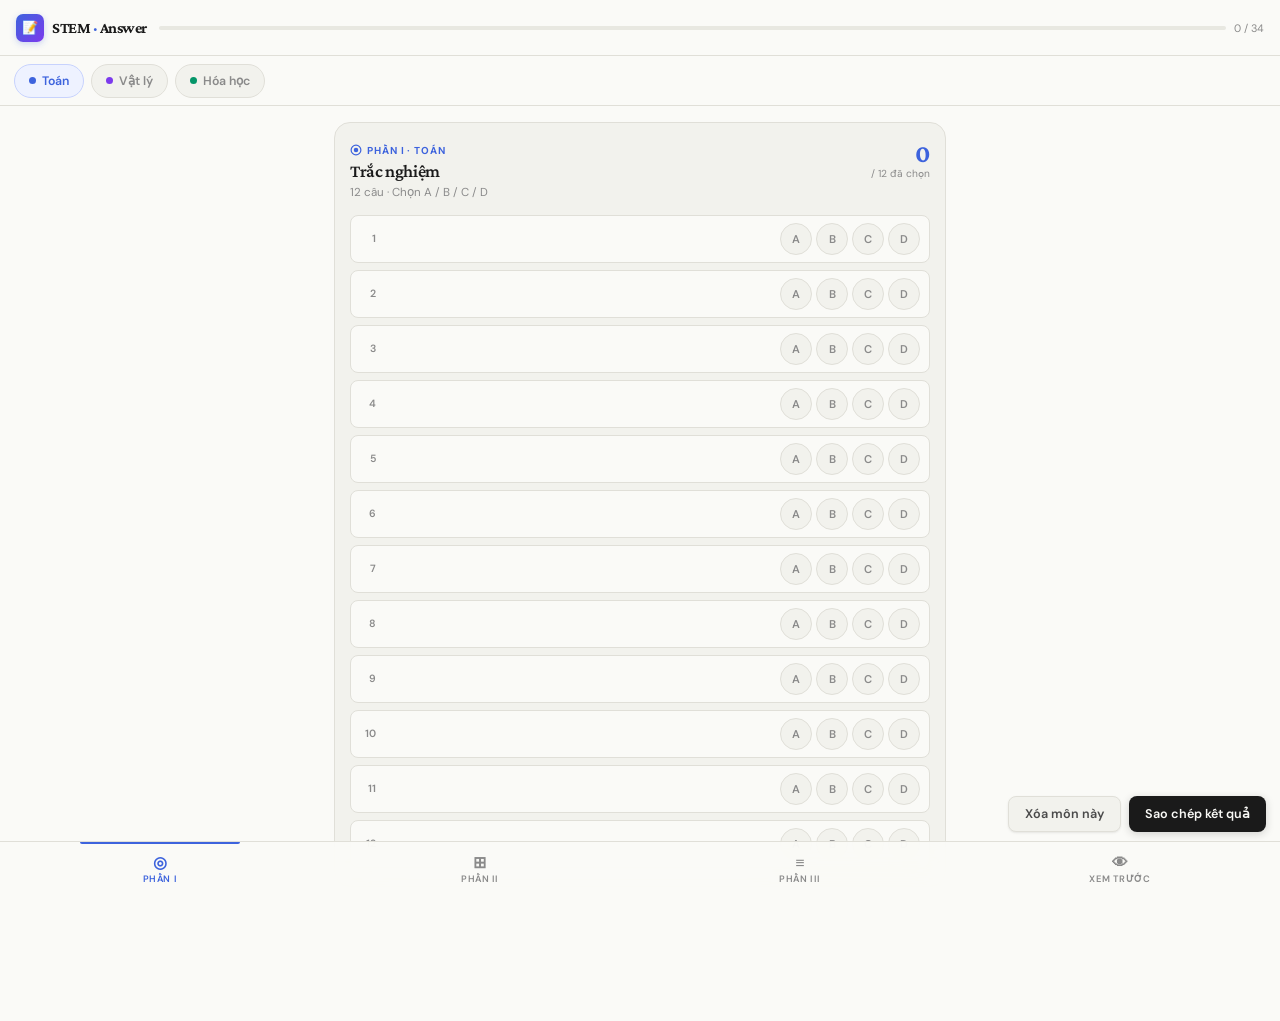
<file: 1.html>
<!DOCTYPE html>
<html lang="vi">

<head>
    <meta charset="UTF-8" />
    <meta name="viewport" content="width=device-width, initial-scale=1.0, viewport-fit=cover" />
    <title>STEM · Phiếu trả lời</title>
    <link rel="preconnect" href="https://fonts.googleapis.com" />
    <link rel="preconnect" href="https://fonts.gstatic.com" crossorigin />
    <link href="https://fonts.googleapis.com/css2?family=Crimson+Pro:ital,wght@0,400;0,600;0,700;1,400&family=DM+Sans:ital,opsz,wght@0,9..40,300;0,9..40,400;0,9..40,500;0,9..40,600;1,9..40,400&display=swap" rel="stylesheet" />
    <style>
        /* ═══════════════════════════════════
           DESIGN TOKENS
        ═══════════════════════════════════ */
        :root {
          --cream:        #FAFAF7;
          --cream-dark:   #F2F2ED;
          --cream-darker: #E8E8E1;
          --ink:          #1A1A1A;
          --ink-light:    #4A4A4A;
          --ink-muted:    #8A8A8A;
          --border:       #E0DFD8;
          --math:        #3D63DD;
          --math-bg:     #EEF2FF;
          --math-light:  #C7D2FD;
          --phys:        #7C3AED;
          --phys-bg:     #F5F0FF;
          --phys-light:  #DDD6FE;
          --chem:        #059669;
          --chem-bg:     #ECFDF5;
          --chem-light:  #A7F3D0;
          --warn:        #D97706;
          --warn-bg:     #FFFBEB;
          --warn-light:  #FDE68A;
          --danger:      #DC2626;
          --danger-bg:   #FEF2F2;
          --success:     #16A34A;
          --shadow-sm:   0 1px 3px rgba(0,0,0,0.06), 0 1px 2px rgba(0,0,0,0.04);
          --shadow-md:   0 4px 12px rgba(0,0,0,0.08), 0 2px 4px rgba(0,0,0,0.04);
          --r-sm: 8px;
          --r-md: 12px;
          --r-lg: 16px;
          --nav-h:    56px;
          --subj-h:   50px;
          --bottom-h: 58px;
          --tr:       0.18s cubic-bezier(0.4,0,0.2,1);
        }
        
        /* ═══════════════════════════════════
           RESET
        ═══════════════════════════════════ */
        *,*::before,*::after{box-sizing:border-box;margin:0;padding:0;}
        html{font-size:15px;-webkit-text-size-adjust:100%;}
        body{
          font-family:'DM Sans',sans-serif;
          background:var(--cream);
          color:var(--ink);
          min-height:100vh;
          min-height:100dvh;
          -webkit-font-smoothing:antialiased;
          overflow-x:hidden;
        }
        h1,h2,h3{font-family:'Crimson Pro',serif;font-weight:600;line-height:1.2;letter-spacing:-0.02em;}
        button{cursor:pointer;font-family:inherit;-webkit-tap-highlight-color:transparent;}
        input{font-family:inherit;}
        
        /* ═══════════════════════════════════
           TOP NAV
        ═══════════════════════════════════ */
        .topnav{
          position:fixed;top:0;left:0;right:0;
          height:var(--nav-h);
          background:rgba(250,250,247,0.92);
          backdrop-filter:blur(20px) saturate(1.8);
          -webkit-backdrop-filter:blur(20px) saturate(1.8);
          border-bottom:1px solid var(--border);
          z-index:200;
          display:flex;align-items:center;
          padding:0 16px;gap:12px;
        }
        .nav-logo{display:flex;align-items:center;gap:8px;flex-shrink:0;}
        .nav-logo-icon{
          width:28px;height:28px;
          background:linear-gradient(135deg,var(--math),var(--phys));
          border-radius:7px;
          display:flex;align-items:center;justify-content:center;
          font-size:13px;
          box-shadow:0 2px 6px rgba(61,99,221,0.25);
          flex-shrink:0;
        }
        .nav-logo-text{
          font-family:'Crimson Pro',serif;
          font-size:1.05rem;font-weight:700;letter-spacing:-0.03em;
        }
        .nav-logo-text em{color:var(--math);font-style:normal;}
        .nav-progress{flex:1;display:flex;align-items:center;gap:8px;overflow:hidden;}
        .progress-track{
          flex:1;height:4px;
          background:var(--cream-darker);border-radius:99px;overflow:hidden;min-width:40px;
        }
        .progress-fill{
          height:100%;border-radius:99px;
          background:linear-gradient(90deg,var(--math),var(--phys));
          transition:width 0.4s cubic-bezier(0.34,1.56,0.64,1);
        }
        .progress-text{font-size:0.72rem;color:var(--ink-muted);white-space:nowrap;flex-shrink:0;}
        
        /* ═══════════════════════════════════
           SUBJECT BAR
        ═══════════════════════════════════ */
        .subject-bar{
          position:fixed;
          top:var(--nav-h);left:0;right:0;
          height:var(--subj-h);
          z-index:190;
          background:rgba(250,250,247,0.96);
          backdrop-filter:blur(12px);
          -webkit-backdrop-filter:blur(12px);
          border-bottom:1px solid var(--border);
          display:flex;align-items:center;
          padding:0 14px;gap:7px;
          overflow-x:auto;scrollbar-width:none;
        }
        .subject-bar::-webkit-scrollbar{display:none;}
        .stab{
          display:inline-flex;align-items:center;gap:6px;
          height:34px;padding:0 14px;
          border-radius:99px;
          border:1.5px solid var(--border);
          background:var(--cream-dark);
          color:var(--ink-muted);
          font-size:0.82rem;font-weight:600;
          white-space:nowrap;flex-shrink:0;
          transition:all var(--tr);
        }
        .stab:hover{color:var(--ink);border-color:var(--ink-muted);}
        .stab.on-toan{background:var(--math-bg);color:var(--math);border-color:var(--math-light);}
        .stab.on-ly  {background:var(--phys-bg);color:var(--phys);border-color:var(--phys-light);}
        .stab.on-hoa {background:var(--chem-bg);color:var(--chem);border-color:var(--chem-light);}
        .sdot{width:7px;height:7px;border-radius:50%;display:inline-block;flex-shrink:0;}
        
        /* ═══════════════════════════════════
           SCROLL AREA
        ═══════════════════════════════════ */
        .scroll-wrap{
          margin-top:calc(var(--nav-h) + var(--subj-h));
          padding:16px 14px calc(var(--bottom-h) + 76px);
          max-width:640px;
          margin-left:auto;margin-right:auto;
          width:100%;
        }
        
        /* ═══════════════════════════════════
           SUBJECT + SECTION PANELS
        ═══════════════════════════════════ */
        .subj-wrap{display:none;}
        .subj-wrap.visible{display:block;}
        .sec-panel{display:none;}
        .sec-panel.visible{display:block;animation:fadeUp 0.2s ease;}
        @keyframes fadeUp{
          from{opacity:0;transform:translateY(7px);}
          to  {opacity:1;transform:translateY(0);}
        }
        
        /* ═══════════════════════════════════
           SECTION CARD
        ═══════════════════════════════════ */
        .sec-card{
          background:var(--cream-dark);
          border:1px solid var(--border);
          border-radius:var(--r-lg);
          padding:18px 15px;
          transition:box-shadow var(--tr);
        }
        .sec-card:hover{box-shadow:var(--shadow-md);}
        .sec-head{
          display:flex;align-items:flex-start;
          justify-content:space-between;gap:10px;
          margin-bottom:15px;
        }
        .sec-lbl{
          display:inline-flex;align-items:center;gap:5px;
          font-size:0.67rem;font-weight:700;
          text-transform:uppercase;letter-spacing:0.09em;
          margin-bottom:3px;
        }
        .sec-title{font-size:1.2rem;}
        .sec-meta{font-size:0.77rem;color:var(--ink-muted);margin-top:2px;font-family:'DM Sans',sans-serif;}
        .sec-count{text-align:right;flex-shrink:0;}
        .sec-num{
          font-family:'Crimson Pro',serif;
          font-size:1.7rem;font-weight:700;line-height:1;
        }
        .sec-denom{font-size:0.68rem;color:var(--ink-muted);}
        
        /* ═══════════════════════════════════
           MULTIPLE CHOICE GRID
        ═══════════════════════════════════ */
        .mc-grid{
          display:grid;
          grid-template-columns:1fr;
          gap:7px;
        }
        .mc-item{
          display:flex;align-items:center;gap:6px;
          background:var(--cream);
          border:1px solid var(--border);
          border-radius:var(--r-sm);
          padding:7px 9px;
          min-height:46px;
          transition:border-color var(--tr),box-shadow var(--tr);
        }
        .mc-item.answered{border-color:var(--math-light);box-shadow:var(--shadow-sm);}
        .mc-n{font-size:0.7rem;font-weight:600;color:var(--ink-muted);min-width:16px;text-align:right;}
        .mc-opts{display:flex;gap:4px;flex:1;justify-content:flex-end;}
        .mc-btn{
          width:32px;height:32px;border-radius:50%;
          border:1.5px solid var(--border);
          background:var(--cream-dark);
          color:var(--ink-muted);
          font-size:0.75rem;font-weight:600;
          display:flex;align-items:center;justify-content:center;
          transition:all 0.12s ease;
          touch-action:manipulation;
        }
        .mc-btn:active{transform:scale(0.86);}
        .mc-btn:hover{border-color:var(--math-light);color:var(--math);background:var(--math-bg);}
        .mc-btn.sA{border-color:var(--math);background:var(--math);color:#fff;}
        .mc-btn.sB{border-color:var(--phys);background:var(--phys);color:#fff;}
        .mc-btn.sC{border-color:var(--chem);background:var(--chem);color:#fff;}
        .mc-btn.sD{border-color:var(--warn);background:var(--warn);color:#fff;}
        
        /* ═══════════════════════════════════
           TRUE / FALSE
        ═══════════════════════════════════ */
        .tf-grid{
          display:grid;
          grid-template-columns:1fr;
          gap:10px;
        }
        @media(max-width:380px){.tf-grid{grid-template-columns:1fr;}}
        .tf-card{
          background:var(--cream);
          border:1.5px solid var(--border);
          border-radius:var(--r-md);
          padding:12px;
          transition:border-color var(--tr);
        }
        .tf-card-head{
          display:flex;align-items:center;justify-content:space-between;
          margin-bottom:10px;
        }
        .tf-q-title{font-family:'Crimson Pro',serif;font-size:0.95rem;font-weight:600;}
        .tf-badge{
          font-size:0.64rem;font-weight:700;
          text-transform:uppercase;letter-spacing:0.06em;
          padding:2px 8px;border-radius:99px;
        }
        .tf-rows{display:flex;flex-direction:column;gap:7px;}
        .tf-row{display:flex;align-items:center;justify-content:space-between;}
        .tf-lbl{
          font-size:0.82rem;color:var(--ink-light);
          font-style:italic;font-family:'Crimson Pro',serif;
          min-width:22px;
        }
        .tf-toggle{display:flex;gap:5px;}
        .tf-btn{
          width:40px;height:30px;
          border-radius:7px;
          border:1.5px solid var(--border);
          background:var(--cream-dark);
          color:var(--ink-muted);
          font-size:0.75rem;font-weight:700;
          display:flex;align-items:center;justify-content:center;
          transition:all 0.12s ease;touch-action:manipulation;
        }
        .tf-btn:active{transform:scale(0.86);}
        .tf-btn.sT{border-color:var(--chem);background:var(--chem-bg);color:var(--chem);}
        .tf-btn.sF{border-color:var(--danger);background:var(--danger-bg);color:var(--danger);}
        
        /* ═══════════════════════════════════
           SHORT ANSWER
        ═══════════════════════════════════ */
        .sa-grid{
          display:grid;
          grid-template-columns:1fr;
          gap:9px;
        }
        .sa-item{display:flex;flex-direction:column;gap:4px;}
        .sa-lbl{
          font-size:0.67rem;font-weight:700;
          text-transform:uppercase;letter-spacing:0.07em;
          color:var(--ink-muted);
        }
        .sa-input{
          width:100%;padding:9px 12px;
          border:1px solid var(--border);
          border-radius:var(--r-sm);
          background:var(--cream);color:var(--ink);
          font-size:1rem;
          font-family:'Crimson Pro',serif;font-weight:600;
          transition:all var(--tr);outline:none;
        }
        .sa-input::placeholder{
          color:var(--ink-muted);font-weight:400;
          font-family:'DM Sans',sans-serif;font-size:0.8rem;
        }
        .sa-input:focus{border-color:var(--phys-light);box-shadow:0 0 0 3px rgba(124,58,237,0.08);}
        .sa-input.filled{border-color:var(--phys-light);background:var(--phys-bg);}
        
        /* ═══════════════════════════════════
           PREVIEW
        ═══════════════════════════════════ */
        .preview-box{
          background:var(--cream);border:1px solid var(--border);
          border-radius:var(--r-md);padding:12px 14px;
        }
        .preview-text{
          font-family:'Crimson Pro',serif;
          font-size:0.9rem;color:var(--ink-light);
          line-height:1.9;word-break:break-all;
        }
        .preview-text .tag{color:var(--math);font-weight:700;}
        .preview-text .blank{color:var(--danger);}
        
        /* ═══════════════════════════════════
           BOTTOM TAB BAR
        ═══════════════════════════════════ */
        .bottom-bar{
          position:fixed;bottom:0;left:0;right:0;z-index:200;
          background:rgba(250,250,247,0.95);
          backdrop-filter:blur(20px) saturate(1.8);
          -webkit-backdrop-filter:blur(20px) saturate(1.8);
          border-top:1px solid var(--border);
          display:flex;
          padding-bottom:env(safe-area-inset-bottom);
        }
        .btab{
          flex:1;
          display:flex;flex-direction:column;align-items:center;justify-content:center;
          gap:3px;padding:8px 4px 10px;
          border:none;background:transparent;
          color:var(--ink-muted);
          font-size:0.62rem;font-weight:600;
          text-transform:uppercase;letter-spacing:0.06em;
          min-height:var(--bottom-h);
          position:relative;
          touch-action:manipulation;transition:color var(--tr);
        }
        .btab::before{
          content:'';
          position:absolute;top:0;left:25%;right:25%;
          height:2px;border-radius:0 0 3px 3px;
          background:transparent;transition:background var(--tr);
        }
        .btab.on-toan{color:var(--math);}
        .btab.on-toan::before{background:var(--math);}
        .btab.on-ly  {color:var(--phys);}
        .btab.on-ly::before  {background:var(--phys);}
        .btab.on-hoa {color:var(--chem);}
        .btab.on-hoa::before {background:var(--chem);}
        .btab-icon{font-size:1.05rem;line-height:1;}
        
        /* ═══════════════════════════════════
           FAB ROW (copy / reset)
        ═══════════════════════════════════ */
        .fab-row{
          position:fixed;
          bottom:calc(var(--bottom-h) + env(safe-area-inset-bottom) + 10px);
          right:14px;z-index:199;
          display:flex;gap:8px;
        }
        .btn{
          display:inline-flex;align-items:center;gap:6px;
          padding:9px 16px;
          border-radius:var(--r-sm);border:none;
          font-size:0.84rem;font-weight:600;
          touch-action:manipulation;
          transition:all var(--tr);white-space:nowrap;
        }
        .btn-ghost{
          background:var(--cream-dark);color:var(--ink-light);
          border:1px solid var(--border);
          box-shadow:var(--shadow-sm);
        }
        .btn-ghost:active{background:var(--cream-darker);}
        .btn-primary{
          background:var(--ink);color:var(--cream);
          box-shadow:0 2px 8px rgba(26,26,26,0.18);
        }
        .btn-primary:active{transform:scale(0.95);}
        .btn-primary.done{background:var(--success);}
        
        /* ═══════════════════════════════════
           TOAST
        ═══════════════════════════════════ */
        #toast-wrap{
          position:fixed;
          bottom:calc(var(--bottom-h) + env(safe-area-inset-bottom) + 72px);
          left:50%;transform:translateX(-50%);
          z-index:999;
          display:flex;flex-direction:column;align-items:center;gap:7px;
          pointer-events:none;width:88%;max-width:320px;
        }
        .toast{
          background:var(--ink);color:var(--cream);
          padding:9px 18px;border-radius:var(--r-sm);
          font-size:0.82rem;font-weight:500;
          box-shadow:var(--shadow-md);text-align:center;width:100%;
          animation:tIn 0.25s cubic-bezier(0.34,1.56,0.64,1) forwards;
        }
        .toast.ok{background:var(--success);}
        @keyframes tIn{from{opacity:0;transform:translateY(8px) scale(0.95);}to{opacity:1;transform:translateY(0) scale(1);}}
        @keyframes tOut{from{opacity:1;}to{opacity:0;transform:translateY(6px) scale(0.93);}}
        
        ::-webkit-scrollbar{width:4px;}
        ::-webkit-scrollbar-track{background:var(--cream-dark);}
        ::-webkit-scrollbar-thumb{background:var(--cream-darker);border-radius:99px;}
    </style>
</head>

<body>

    <nav class="topnav">
        <div class="nav-logo">
            <div class="nav-logo-icon">📝</div>
            <span class="nav-logo-text">STEM <em>·</em> Answer</span>
        </div>
        <div class="nav-progress">
            <div class="progress-track">
                <div class="progress-fill" id="pFill" style="width:0%"></div>
            </div>
            <span class="progress-text" id="pText">0 / 34</span>
        </div>
    </nav>

    <div class="subject-bar">
        <button class="stab on-toan" id="stab-toan" onclick="switchSubj('toan')">
            <span class="sdot" style="background:var(--math)"></span>Toán
        </button>
        <button class="stab" id="stab-ly" onclick="switchSubj('ly')">
            <span class="sdot" style="background:var(--phys)"></span>Vật lý
        </button>
        <button class="stab" id="stab-hoa" onclick="switchSubj('hoa')">
            <span class="sdot" style="background:var(--chem)"></span>Hóa học
        </button>
    </div>

    <div class="scroll-wrap">

        <div class="subj-wrap visible" id="sw-toan">
            <div class="sec-panel visible" id="sp-toan-1">
                <div class="sec-card">
                    <div class="sec-head">
                        <div>
                            <div class="sec-lbl" style="color:var(--math)">
                                <svg width="12" height="12" fill="none" viewBox="0 0 16 16">
                                    <circle cx="8" cy="8" r="6.5" stroke="currentColor" stroke-width="1.6" />
                                    <circle cx="8" cy="8" r="3" fill="currentColor" />
                                </svg>
                                Phần I · Toán
                            </div>
                            <h2 class="sec-title">Trắc nghiệm</h2>
                            <p class="sec-meta">12 câu · Chọn A / B / C / D</p>
                        </div>
                        <div class="sec-count">
                            <div class="sec-num" style="color:var(--math)" id="n-toan-mc">0</div>
                            <div class="sec-denom">/ 12 đã chọn</div>
                        </div>
                    </div>
                    <div class="mc-grid" id="mc-toan"></div>
                </div>
            </div>
            <div class="sec-panel" id="sp-toan-2">
                <div class="sec-card">
                    <div class="sec-head">
                        <div>
                            <div class="sec-lbl" style="color:var(--phys)">
                                <svg width="12" height="12" fill="none" viewBox="0 0 16 16">
                                    <path d="M2 8h12M8 2v12" stroke="currentColor" stroke-width="1.8" stroke-linecap="round" />
                                </svg>
                                Phần II · Toán
                            </div>
                            <h2 class="sec-title">Đúng / Sai</h2>
                            <p class="sec-meta">4 câu · 4 mệnh đề mỗi câu</p>
                        </div>
                        <div class="sec-count">
                            <div class="sec-num" style="color:var(--phys)" id="n-toan-tf">0</div>
                            <div class="sec-denom">/ 16 đã chọn</div>
                        </div>
                    </div>
                    <div class="tf-grid" id="tf-toan"></div>
                </div>
            </div>
            <div class="sec-panel" id="sp-toan-3">
                <div class="sec-card">
                    <div class="sec-head">
                        <div>
                            <div class="sec-lbl" style="color:var(--chem)">
                                <svg width="12" height="12" fill="none" viewBox="0 0 16 16">
                                    <rect x="2" y="2.5" width="12" height="11" rx="2" stroke="currentColor" stroke-width="1.6" />
                                    <path d="M5 6.5h6M5 9.5h4" stroke="currentColor" stroke-width="1.3" stroke-linecap="round" />
                                </svg>
                                Phần III · Toán
                            </div>
                            <h2 class="sec-title">Trả lời ngắn</h2>
                            <p class="sec-meta">6 câu · Số thập phân được hỗ trợ</p>
                        </div>
                        <div class="sec-count">
                            <div class="sec-num" style="color:var(--chem)" id="n-toan-sa">0</div>
                            <div class="sec-denom">/ 6 đã nhập</div>
                        </div>
                    </div>
                    <div class="sa-grid" id="sa-toan"></div>
                </div>
            </div>
            <div class="sec-panel" id="sp-toan-4">
                <div class="sec-card">
                    <div class="sec-head">
                        <div>
                            <div class="sec-lbl" style="color:var(--ink-muted)">
                                <svg width="12" height="12" fill="none" viewBox="0 0 16 16">
                                    <path d="M8 3C4 3 1 8 1 8s3 5 7 5 7-5 7-5-3-5-7-5z" stroke="currentColor" stroke-width="1.5" stroke-linecap="round" stroke-linejoin="round" />
                                    <circle cx="8" cy="8" r="2.5" stroke="currentColor" stroke-width="1.5" />
                                </svg>
                                Tổng hợp · Toán
                            </div>
                            <h2 class="sec-title">Xem trước kết quả</h2>
                            <p class="sec-meta">Kiểm tra lại đáp án của bạn</p>
                        </div>
                    </div>
                    <div class="preview-box">
                        <div class="preview-text" id="pv-toan">—</div>
                    </div>
                </div>
            </div>
        </div>

        <div class="subj-wrap" id="sw-ly">
            <div class="sec-panel visible" id="sp-ly-1">
                <div class="sec-card">
                    <div class="sec-head">
                        <div>
                            <div class="sec-lbl" style="color:var(--math)">
                                <svg width="12" height="12" fill="none" viewBox="0 0 16 16">
                                    <circle cx="8" cy="8" r="6.5" stroke="currentColor" stroke-width="1.6" />
                                    <circle cx="8" cy="8" r="3" fill="currentColor" />
                                </svg>
                                Phần I · Vật lý
                            </div>
                            <h2 class="sec-title">Trắc nghiệm</h2>
                            <p class="sec-meta">18 câu · Chọn A / B / C / D</p>
                        </div>
                        <div class="sec-count">
                            <div class="sec-num" style="color:var(--math)" id="n-ly-mc">0</div>
                            <div class="sec-denom">/ 18 đã chọn</div>
                        </div>
                    </div>
                    <div class="mc-grid" id="mc-ly"></div>
                </div>
            </div>
            <div class="sec-panel" id="sp-ly-2">
                <div class="sec-card">
                    <div class="sec-head">
                        <div>
                            <div class="sec-lbl" style="color:var(--phys)">
                                <svg width="12" height="12" fill="none" viewBox="0 0 16 16">
                                    <path d="M2 8h12M8 2v12" stroke="currentColor" stroke-width="1.8" stroke-linecap="round" />
                                </svg>
                                Phần II · Vật lý
                            </div>
                            <h2 class="sec-title">Đúng / Sai</h2>
                            <p class="sec-meta">4 câu · 4 mệnh đề mỗi câu</p>
                        </div>
                        <div class="sec-count">
                            <div class="sec-num" style="color:var(--phys)" id="n-ly-tf">0</div>
                            <div class="sec-denom">/ 16 đã chọn</div>
                        </div>
                    </div>
                    <div class="tf-grid" id="tf-ly"></div>
                </div>
            </div>
            <div class="sec-panel" id="sp-ly-3">
                <div class="sec-card">
                    <div class="sec-head">
                        <div>
                            <div class="sec-lbl" style="color:var(--chem)">
                                <svg width="12" height="12" fill="none" viewBox="0 0 16 16">
                                    <rect x="2" y="2.5" width="12" height="11" rx="2" stroke="currentColor" stroke-width="1.6" />
                                    <path d="M5 6.5h6M5 9.5h4" stroke="currentColor" stroke-width="1.3" stroke-linecap="round" />
                                </svg>
                                Phần III · Vật lý
                            </div>
                            <h2 class="sec-title">Trả lời ngắn</h2>
                            <p class="sec-meta">6 câu · Số thập phân được hỗ trợ</p>
                        </div>
                        <div class="sec-count">
                            <div class="sec-num" style="color:var(--chem)" id="n-ly-sa">0</div>
                            <div class="sec-denom">/ 6 đã nhập</div>
                        </div>
                    </div>
                    <div class="sa-grid" id="sa-ly"></div>
                </div>
            </div>
            <div class="sec-panel" id="sp-ly-4">
                <div class="sec-card">
                    <div class="sec-head">
                        <div>
                            <div class="sec-lbl" style="color:var(--ink-muted)">
                                <svg width="12" height="12" fill="none" viewBox="0 0 16 16">
                                    <path d="M8 3C4 3 1 8 1 8s3 5 7 5 7-5 7-5-3-5-7-5z" stroke="currentColor" stroke-width="1.5" stroke-linecap="round" stroke-linejoin="round" />
                                    <circle cx="8" cy="8" r="2.5" stroke="currentColor" stroke-width="1.5" />
                                </svg>
                                Tổng hợp · Vật lý
                            </div>
                            <h2 class="sec-title">Xem trước kết quả</h2>
                            <p class="sec-meta">Kiểm tra lại đáp án của bạn</p>
                        </div>
                    </div>
                    <div class="preview-box">
                        <div class="preview-text" id="pv-ly">—</div>
                    </div>
                </div>
            </div>
        </div>

        <div class="subj-wrap" id="sw-hoa">
            <div class="sec-panel visible" id="sp-hoa-1">
                <div class="sec-card">
                    <div class="sec-head">
                        <div>
                            <div class="sec-lbl" style="color:var(--math)">
                                <svg width="12" height="12" fill="none" viewBox="0 0 16 16">
                                    <circle cx="8" cy="8" r="6.5" stroke="currentColor" stroke-width="1.6" />
                                    <circle cx="8" cy="8" r="3" fill="currentColor" />
                                </svg>
                                Phần I · Hóa học
                            </div>
                            <h2 class="sec-title">Trắc nghiệm</h2>
                            <p class="sec-meta">18 câu · Chọn A / B / C / D</p>
                        </div>
                        <div class="sec-count">
                            <div class="sec-num" style="color:var(--math)" id="n-hoa-mc">0</div>
                            <div class="sec-denom">/ 18 đã chọn</div>
                        </div>
                    </div>
                    <div class="mc-grid" id="mc-hoa"></div>
                </div>
            </div>
            <div class="sec-panel" id="sp-hoa-2">
                <div class="sec-card">
                    <div class="sec-head">
                        <div>
                            <div class="sec-lbl" style="color:var(--phys)">
                                <svg width="12" height="12" fill="none" viewBox="0 0 16 16">
                                    <path d="M2 8h12M8 2v12" stroke="currentColor" stroke-width="1.8" stroke-linecap="round" />
                                </svg>
                                Phần II · Hóa học
                            </div>
                            <h2 class="sec-title">Đúng / Sai</h2>
                            <p class="sec-meta">4 câu · 4 mệnh đề mỗi câu</p>
                        </div>
                        <div class="sec-count">
                            <div class="sec-num" style="color:var(--phys)" id="n-hoa-tf">0</div>
                            <div class="sec-denom">/ 16 đã chọn</div>
                        </div>
                    </div>
                    <div class="tf-grid" id="tf-hoa"></div>
                </div>
            </div>
            <div class="sec-panel" id="sp-hoa-3">
                <div class="sec-card">
                    <div class="sec-head">
                        <div>
                            <div class="sec-lbl" style="color:var(--chem)">
                                <svg width="12" height="12" fill="none" viewBox="0 0 16 16">
                                    <rect x="2" y="2.5" width="12" height="11" rx="2" stroke="currentColor" stroke-width="1.6" />
                                    <path d="M5 6.5h6M5 9.5h4" stroke="currentColor" stroke-width="1.3" stroke-linecap="round" />
                                </svg>
                                Phần III · Hóa học
                            </div>
                            <h2 class="sec-title">Trả lời ngắn</h2>
                            <p class="sec-meta">6 câu · Số thập phân được hỗ trợ</p>
                        </div>
                        <div class="sec-count">
                            <div class="sec-num" style="color:var(--chem)" id="n-hoa-sa">0</div>
                            <div class="sec-denom">/ 6 đã nhập</div>
                        </div>
                    </div>
                    <div class="sa-grid" id="sa-hoa"></div>
                </div>
            </div>
            <div class="sec-panel" id="sp-hoa-4">
                <div class="sec-card">
                    <div class="sec-head">
                        <div>
                            <div class="sec-lbl" style="color:var(--ink-muted)">
                                <svg width="12" height="12" fill="none" viewBox="0 0 16 16">
                                    <path d="M8 3C4 3 1 8 1 8s3 5 7 5 7-5 7-5-3-5-7-5z" stroke="currentColor" stroke-width="1.5" stroke-linecap="round" stroke-linejoin="round" />
                                    <circle cx="8" cy="8" r="2.5" stroke="currentColor" stroke-width="1.5" />
                                </svg>
                                Tổng hợp · Hóa học
                            </div>
                            <h2 class="sec-title">Xem trước kết quả</h2>
                            <p class="sec-meta">Kiểm tra lại đáp án của bạn</p>
                        </div>
                    </div>
                    <div class="preview-box">
                        <div class="preview-text" id="pv-hoa">—</div>
                    </div>
                </div>
            </div>
        </div>

    </div>
    <div class="fab-row">
        <button class="btn btn-ghost" onclick="resetCur()">Xóa môn này</button>
        <button class="btn btn-primary" id="copyBtn" onclick="doCopy()">Sao chép kết quả</button>
    </div>

    <div class="bottom-bar">
        <button class="btab on-toan" id="bt-1" onclick="switchPart(1)">
            <span class="btab-icon">◎</span>Phần I
        </button>
        <button class="btab" id="bt-2" onclick="switchPart(2)">
            <span class="btab-icon">⊞</span>Phần II
        </button>
        <button class="btab" id="bt-3" onclick="switchPart(3)">
            <span class="btab-icon">≡</span>Phần III
        </button>
        <button class="btab" id="bt-4" onclick="switchPart(4)">
            <span class="btab-icon">👁</span>Xem trước
        </button>
    </div>

    <div id="toast-wrap"></div>

    <script>
        /* ══════════════════════════════
           CONFIG
        ══════════════════════════════ */
        const CFG = {
          toan: { mc:12, label:'Toán'     },
          ly:   { mc:18, label:'Vật lý'  },
          hoa:  { mc:18, label:'Hóa học' },
        };
        const TFR = ['a','b','c','d'];
        const MCA = ['A','B','C','D'];
        const TFBADGE = [
          {bg:'var(--math-bg)',c:'var(--math)',b:'var(--math-light)'},
          {bg:'var(--phys-bg)',c:'var(--phys)',b:'var(--phys-light)'},
          {bg:'var(--chem-bg)',c:'var(--chem)',b:'var(--chem-light)'},
          {bg:'var(--warn-bg)',c:'var(--warn)',b:'var(--warn-light)'},
        ];
        
        /* ══════════════════════════════
           STATE
        ══════════════════════════════ */
        function mkTF(){ return Array.from({length:4},()=>({a:null,b:null,c:null,d:null})); }
        const S = {
          toan:{ mc:Array(12).fill(null), tf:mkTF(), sa:Array(6).fill('') },
          ly:  { mc:Array(18).fill(null), tf:mkTF(), sa:Array(6).fill('') },
          hoa: { mc:Array(18).fill(null), tf:mkTF(), sa:Array(6).fill('') },
        };
        let curS = 'toan', curP = 1;
        
        /* ══════════════════════════════
           SUBJECT NAV
        ══════════════════════════════ */
        function switchSubj(s) {
          curS = s;
          ['toan','ly','hoa'].forEach(k => {
            document.getElementById('stab-'+k).className =
              'stab' + (k===s ? ' on-'+k : '');
            document.getElementById('sw-'+k).className =
              'subj-wrap' + (k===s ? ' visible' : '');
          });
          applyPartTabs();
          updateProgress();
        }
        
        /* ══════════════════════════════
           PART NAV
        ══════════════════════════════ */
        function switchPart(p) {
          curP = p;
          ['toan','ly','hoa'].forEach(s => {
            [1,2,3,4].forEach(n => {
              const el = document.getElementById('sp-'+s+'-'+n);
              if(el) el.className = 'sec-panel' + (n===p ? ' visible' : '');
            });
          });
          applyPartTabs();
          document.querySelector('.scroll-wrap').scrollTop = 0;
          window.scrollTo(0,0);
        }
        function applyPartTabs() {
          [1,2,3,4].forEach(n => {
            const bt = document.getElementById('bt-'+n);
            if(bt) bt.className = 'btab' + (n===curP ? ' on-'+curS : '');
          });
        }
        
        /* ══════════════════════════════
           RENDER MC
        ══════════════════════════════ */
        function renderMC(s) {
          const arr = S[s].mc;
          const g = document.getElementById('mc-'+s);
          g.innerHTML = '';
          arr.forEach((ans,i) => {
            const d = document.createElement('div');
            d.className = 'mc-item' + (ans?' answered':'');
            d.innerHTML =
              `<span class="mc-n">${i+1}</span>` +
              `<div class="mc-opts">` +
              MCA.map(o =>
                `<button class="mc-btn${ans===o?' s'+o:''}"
                  onclick="togMC('${s}',${i},'${o}')">${o}</button>`
              ).join('') + '</div>';
            g.appendChild(d);
          });
          document.getElementById('n-'+s+'-mc').textContent =
            arr.filter(Boolean).length;
          updateProgress();
        }
        function togMC(s,i,o){
          S[s].mc[i] = S[s].mc[i]===o ? null : o;
          renderMC(s); updatePreview(s);
        }
        
        /* ══════════════════════════════
           RENDER TF
        ══════════════════════════════ */
        function renderTF(s) {
          const arr = S[s].tf;
          const g = document.getElementById('tf-'+s);
          g.innerHTML = '';
          arr.forEach((q,qi) => {
            const bc = TFBADGE[qi];
            const n = TFR.filter(r=>q[r]!==null).length;
            const d = document.createElement('div');
            d.className = 'tf-card';
            if(n>0) d.style.borderColor = bc.b;
            d.innerHTML =
              `<div class="tf-card-head">
                <span class="tf-q-title">Câu ${qi+1}</span>
                <span class="tf-badge" style="background:${bc.bg};color:${bc.c};border:1px solid ${bc.b}">${n}/4</span>
               </div>
               <div class="tf-rows">` +
              TFR.map(r =>
                `<div class="tf-row">
                  <span class="tf-lbl">${r})</span>
                  <div class="tf-toggle">
                    <button class="tf-btn${q[r]==='T'?' sT':''}" onclick="togTF('${s}',${qi},'${r}','T')">Đ</button>
                    <button class="tf-btn${q[r]==='F'?' sF':''}" onclick="togTF('${s}',${qi},'${r}','F')">S</button>
                  </div>
                 </div>`
              ).join('') + '</div>';
            g.appendChild(d);
          });
          const tot = arr.reduce((s,q)=>s+TFR.filter(r=>q[r]!==null).length,0);
          document.getElementById('n-'+s+'-tf').textContent = tot;
          updateProgress();
        }
        function togTF(s,qi,r,v){
          S[s].tf[qi][r] = S[s].tf[qi][r]===v ? null : v;
          renderTF(s); updatePreview(s);
        }
        
        /* ══════════════════════════════
           RENDER SA
        ══════════════════════════════ */
        function renderSA(s) {
          const arr = S[s].sa;
          const g = document.getElementById('sa-'+s);
          g.innerHTML = '';
          arr.forEach((v,i) => {
            const d = document.createElement('div');
            d.className = 'sa-item';
            d.innerHTML =
              `<label class="sa-lbl" for="sa-${s}-${i}">C${i+1}</label>
               <input id="sa-${s}-${i}"
                 class="sa-input${v.trim()?' filled':''}"
                 type="text" inputmode="decimal"
                 placeholder="Đáp số..."
                 value="${v}"
                 oninput="updSA('${s}',${i},this.value)"/>`;
            g.appendChild(d);
          });
          document.getElementById('n-'+s+'-sa').textContent =
            arr.filter(v=>v.trim()).length;
          updateProgress(); updatePreview(s);
        }
        function updSA(s,i,v){
          S[s].sa[i]=v;
          const el=document.getElementById(`sa-${s}-${i}`);
          if(el) el.classList.toggle('filled',v.trim().length>0);
          document.getElementById('n-'+s+'-sa').textContent =
            S[s].sa.filter(x=>x.trim()).length;
          updateProgress(); updatePreview(s);
        }
        
        /* ══════════════════════════════
           PREVIEW
        ══════════════════════════════ */
        function buildOut(s){
          const {mc,tf,sa}=S[s];
          const p1=mc.map((a,i)=>a?`${i+1}${a}`:`${i+1}?`).join(', ');
          const p2=tf.map((q,i)=>{
            const v=TFR.map(r=>q[r]==='T'?'Đ':q[r]==='F'?'S':'?').join('');
            return `${i+1}:${v}`;
          }).join(', ');
          const p3=sa.map((v,i)=>`C${i+1}:${v.trim()||'?'}`).join(', ');
          return `PART1: ${p1}\nPART2: ${p2}\nPART3: ${p3}`;
        }
        function updatePreview(s){
          const el=document.getElementById('pv-'+s);
          if(!el) return;
          el.innerHTML=buildOut(s)
            .replace(/\n/g,'<br>')
            .replace(/(PART\d:)/g,'<span class="tag">$1</span>')
            .replace(/\b(\?)/g,'<span class="blank">?</span>');
        }
        
        function buildSubject(s){
          const lbl = CFG[s].label.toUpperCase();
          return `[${lbl}]\n` + buildOut(s);
        }
        
        /* ══════════════════════════════
           PROGRESS
        ══════════════════════════════ */
        function updateProgress(){
          // Tính toán riêng cho môn học đang chọn (curS)
          let f = 0;
          const c = CFG[curS];
          
          f += S[curS].mc.filter(Boolean).length;
          f += S[curS].tf.reduce((s,q) => s + TFR.filter(r => q[r] !== null).length, 0);
          f += S[curS].sa.filter(v => v.trim()).length;
          
          // Tổng số câu của riêng môn này: MC + (4 câu * 4 ý) + 6 câu trả lời ngắn
          const t = c.mc + (4 * 4) + 6;
          
          const pct = Math.round((f / t) * 100);
          document.getElementById('pFill').style.width = pct + '%';
          document.getElementById('pText').textContent = `${f} / ${t}`;
        }
        
        /* ══════════════════════════════
           COPY
        ══════════════════════════════ */
        async function doCopy(){
          const btn = document.getElementById('copyBtn');
          try{
            await navigator.clipboard.writeText(buildSubject(curS));
            btn.classList.add('done'); 
            btn.textContent='✓ Đã sao chép!';
            toast(`Đã sao chép môn ${CFG[curS].label}!`, 'ok');
            setTimeout(()=>{
              btn.classList.remove('done');
              btn.textContent='Sao chép kết quả';
            },2500);
          }catch{
            toast('⚠ Không thể sao chép — kiểm tra quyền trình duyệt');
          }
        }
        
        /* ══════════════════════════════
           RESET
        ══════════════════════════════ */
        function resetCur(){
          const label=CFG[curS].label;
          if(!confirm(`Xóa toàn bộ đáp án môn ${label}?`)) return;
          const n=CFG[curS].mc;
          S[curS]={mc:Array(n).fill(null),tf:mkTF(),sa:Array(6).fill('')};
          renderAll(curS);
          toast(`Đã xóa đáp án môn ${label}.`);
        }
        
        /* ══════════════════════════════
           TOAST
        ══════════════════════════════ */
        function toast(msg,type=''){
          const w=document.getElementById('toast-wrap');
          const e=document.createElement('div');
          e.className='toast'+(type?' '+type:'');
          e.textContent=msg;
          w.appendChild(e);
          setTimeout(()=>{
            e.style.animation='tOut 0.25s ease forwards';
            setTimeout(()=>e.remove(),280);
          },2700);
        }
        
        /* ══════════════════════════════
           INIT
        ══════════════════════════════ */
        function renderAll(s){ renderMC(s); renderTF(s); renderSA(s); }
        document.addEventListener('DOMContentLoaded',()=>{
          Object.keys(CFG).forEach(renderAll);
          switchSubj('toan');
          switchPart(1);
        });
    </script>
</body>

</html>
</file>
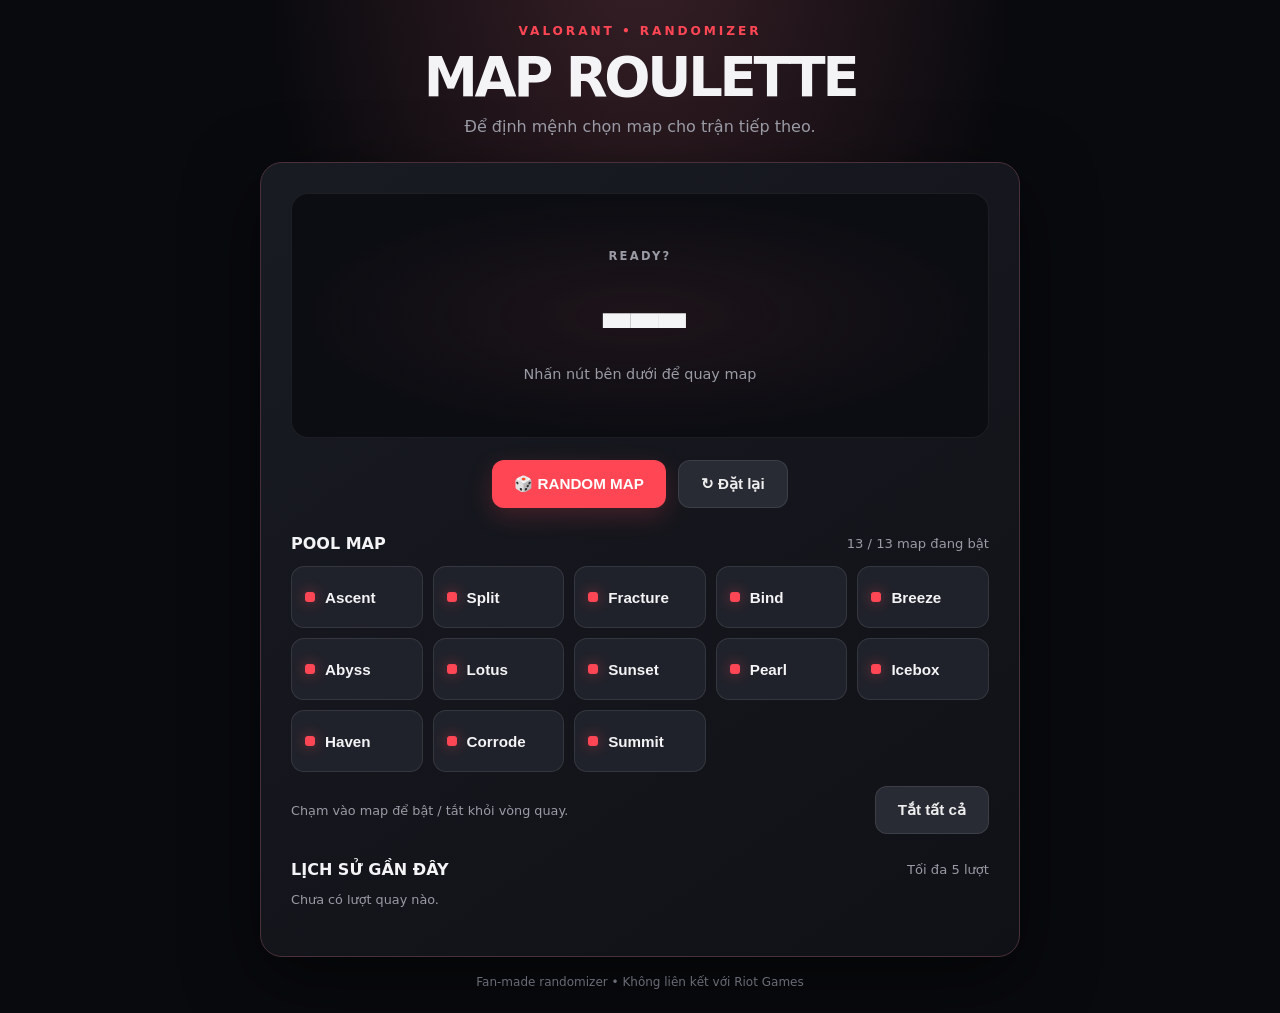
<file: map_roulette_valorant.html>
<!doctype html>
<html lang="vi">
<head>
<meta charset="utf-8">
<meta name="viewport" content="width=device-width,initial-scale=1">
<meta name="theme-color" content="#0b0c10">
<title>Map Roulette | VALORANT</title>
<style>
:root{color-scheme:dark;--bg:#090a0e;--panel:#14161d;--line:#343039;--red:#ff4655;--muted:#9a9ba5;--text:#f4f4f6}
*{box-sizing:border-box}body{margin:0;min-height:100vh;background:radial-gradient(ellipse at 50% -10%,#392027 0,transparent 42%),var(--bg);color:var(--text);font-family:Inter,ui-sans-serif,system-ui,-apple-system,"Segoe UI",sans-serif;display:grid;place-items:center;padding:24px}
main{width:min(100%,760px)}.top{text-align:center;margin-bottom:26px}.eyebrow{color:var(--red);font-size:.76rem;letter-spacing:.24em;font-weight:800}.top h1{font-size:clamp(2rem,7vw,3.4rem);letter-spacing:-.06em;margin:8px 0}.top p{color:var(--muted);margin:0}
.panel{background:linear-gradient(145deg,#191b23,#101116);border:1px solid #493039;border-radius:22px;padding:clamp(18px,4vw,30px);box-shadow:0 22px 70px #0008}
.result-wrap{min-height:245px;display:grid;place-items:center;text-align:center;border:1px solid #ffffff12;border-radius:17px;background:radial-gradient(ellipse at center,#42232b55,transparent 68%),#0c0d12;padding:25px;margin-bottom:22px;position:relative;overflow:hidden}
.result-wrap:before{content:"";position:absolute;inset:0;background:linear-gradient(110deg,transparent 35%,#ffffff08 50%,transparent 65%);transform:translateX(-100%);pointer-events:none}
.result-wrap.spinning:before{animation:shine .6s linear infinite}
@keyframes shine{to{transform:translateX(100%)}}
.result-label{font-size:.72rem;letter-spacing:.2em;color:var(--muted);font-weight:800}.map-name{font-size:clamp(2.7rem,10vw,5rem);font-weight:950;letter-spacing:-.07em;margin:8px 0 2px;text-transform:uppercase}.sub{color:var(--muted);font-size:.9rem}
.actions{display:flex;gap:12px;justify-content:center;flex-wrap:wrap}
button{border:0;border-radius:12px;padding:14px 22px;font-weight:850;font-size:.95rem;cursor:pointer;transition:transform .15s,filter .15s}
button:active{transform:scale(.97)}button:disabled{opacity:.55;cursor:wait}.primary{background:var(--red);color:white;box-shadow:0 8px 24px #ff465533}.secondary{background:#292b34;color:#eee;border:1px solid #ffffff18}
.section-head{display:flex;align-items:center;justify-content:space-between;gap:12px;margin:26px 0 13px}.section-head h2{font-size:1rem;margin:0}.count{color:var(--muted);font-size:.82rem}
.maps{display:grid;grid-template-columns:repeat(auto-fit,minmax(130px,1fr));gap:10px}
.map{border:1px solid #ffffff18;background:#20222b;border-radius:13px;padding:13px;text-align:left;color:var(--text);display:flex;align-items:center;gap:10px;min-height:62px;cursor:pointer}
.map .dot{width:10px;height:10px;border-radius:3px;background:var(--red);box-shadow:0 0 13px #ff465577;flex:none}.map.off{opacity:.36;filter:grayscale(1);text-decoration:line-through}.map:focus-visible,button:focus-visible{outline:2px solid white;outline-offset:3px}
.controls{display:flex;align-items:center;justify-content:space-between;gap:12px;flex-wrap:wrap;margin-top:14px}.hint{font-size:.8rem;color:var(--muted)}
.history{display:flex;flex-wrap:wrap;gap:8px;min-height:34px}.chip{padding:7px 10px;background:#242630;border:1px solid #ffffff12;border-radius:99px;font-size:.8rem;color:#d8d8de}
.footer{text-align:center;color:#696b76;font-size:.75rem;margin-top:18px}
@media(max-width:430px){body{padding:15px}.result-wrap{min-height:210px}.maps{grid-template-columns:repeat(2,minmax(0,1fr))}.actions button{flex:1}}
</style>
</head>
<body>
<main>
  <header class="top">
    <div class="eyebrow">VALORANT • RANDOMIZER</div>
    <h1>MAP ROULETTE</h1>
    <p>Để định mệnh chọn map cho trận tiếp theo.</p>
  </header>
  <section class="panel">
    <div class="result-wrap" id="resultBox" aria-live="polite">
      <div>
        <div class="result-label" id="resultLabel">READY?</div>
        <div class="map-name" id="result">---</div>
        <div class="sub" id="sub">Nhấn nút bên dưới để quay map</div>
      </div>
    </div>
    <div class="actions">
      <button class="primary" id="spin">🎲 RANDOM MAP</button>
      <button class="secondary" id="reset">↻ Đặt lại</button>
    </div>
    <div class="section-head">
      <h2>POOL MAP</h2><span class="count" id="count">7 / 7 map đang bật</span>
    </div>
    <div class="maps" id="maps"></div>
    <div class="controls">
      <span class="hint">Chạm vào map để bật / tắt khỏi vòng quay.</span>
      <button class="secondary" id="toggleAll">Tắt tất cả</button>
    </div>
    <div class="section-head">
      <h2>LỊCH SỬ GẦN ĐÂY</h2><span class="count">Tối đa 5 lượt</span>
    </div>
    <div class="history" id="history"><span class="hint">Chưa có lượt quay nào.</span></div>
  </section>
  <div class="footer">Fan-made randomizer • Không liên kết với Riot Games</div>
</main>
<script>
const allMaps=["Ascent","Split","Fracture","Bind","Breeze","Abyss","Lotus","Sunset","Pearl","Icebox","Haven","Corrode","Summit"];
let enabled=new Set(allMaps),history=[],lastMap=null,busy=false;
const $=id=>document.getElementById(id);
function renderMaps(){
  $("maps").innerHTML="";
  allMaps.forEach(name=>{
    const b=document.createElement("button");
    b.className="map"+(enabled.has(name)?"":" off");
    b.setAttribute("aria-pressed",String(enabled.has(name)));
    b.innerHTML='<span class="dot"></span><strong>'+name+'</strong>';
    b.addEventListener("click",()=>{if(enabled.has(name))enabled.delete(name);else enabled.add(name);renderMaps()});
    $("maps").appendChild(b);
  });
  $("count").textContent=enabled.size+" / "+allMaps.length+" map đang bật";
  $("toggleAll").textContent=enabled.size===allMaps.length?"Tắt tất cả":"Bật tất cả";
  $("spin").disabled=enabled.size===0||busy;
}
function renderHistory(){
  $("history").innerHTML=history.length?history.map((m,i)=>'<span class="chip">'+(i+1)+'. '+m+'</span>').join(""):'<span class="hint">Chưa có lượt quay nào.</span>';
}
function pick(){
  const pool=[...enabled].filter(m=>m!==lastMap);
  const choices=pool.length?pool:[...enabled];
  return choices[Math.floor(Math.random()*choices.length)];
}
function spin(){
  if(busy||!enabled.size)return;
  busy=true;renderMaps();
  const box=$("resultBox"),label=$("resultLabel"),result=$("result"),sub=$("sub");
  box.classList.add("spinning");label.textContent="ĐANG QUAY...";sub.textContent="Map nào sẽ lên bảng?";
  let ticks=0;
  const timer=setInterval(()=>{
    result.textContent=[...enabled][Math.floor(Math.random()*enabled.size)].toUpperCase();
    ticks++;
    if(ticks>=15){
      clearInterval(timer);
      const winner=pick();lastMap=winner;result.textContent=winner.toUpperCase();
      label.textContent="MAP ĐƯỢC CHỌN";sub.textContent="GLHF! Chúc trận này leo rank mượt.";
      box.classList.remove("spinning");
      history.unshift(winner);history=history.slice(0,5);renderHistory();
      busy=false;renderMaps();
    }
  },85);
}
$("spin").addEventListener("click",spin);
$("reset").addEventListener("click",()=>{
  enabled=new Set(allMaps);history=[];lastMap=null;
  $("resultLabel").textContent="READY?";$("result").textContent="---";$("sub").textContent="Nhấn nút bên dưới để quay map";
  $("resultBox").classList.remove("spinning");renderMaps();renderHistory();
});
$("toggleAll").addEventListener("click",()=>{
  enabled=enabled.size===allMaps.length?new Set():new Set(allMaps);
  renderMaps();
});
renderMaps();renderHistory();
</script>
</body>
</html>
</file>
